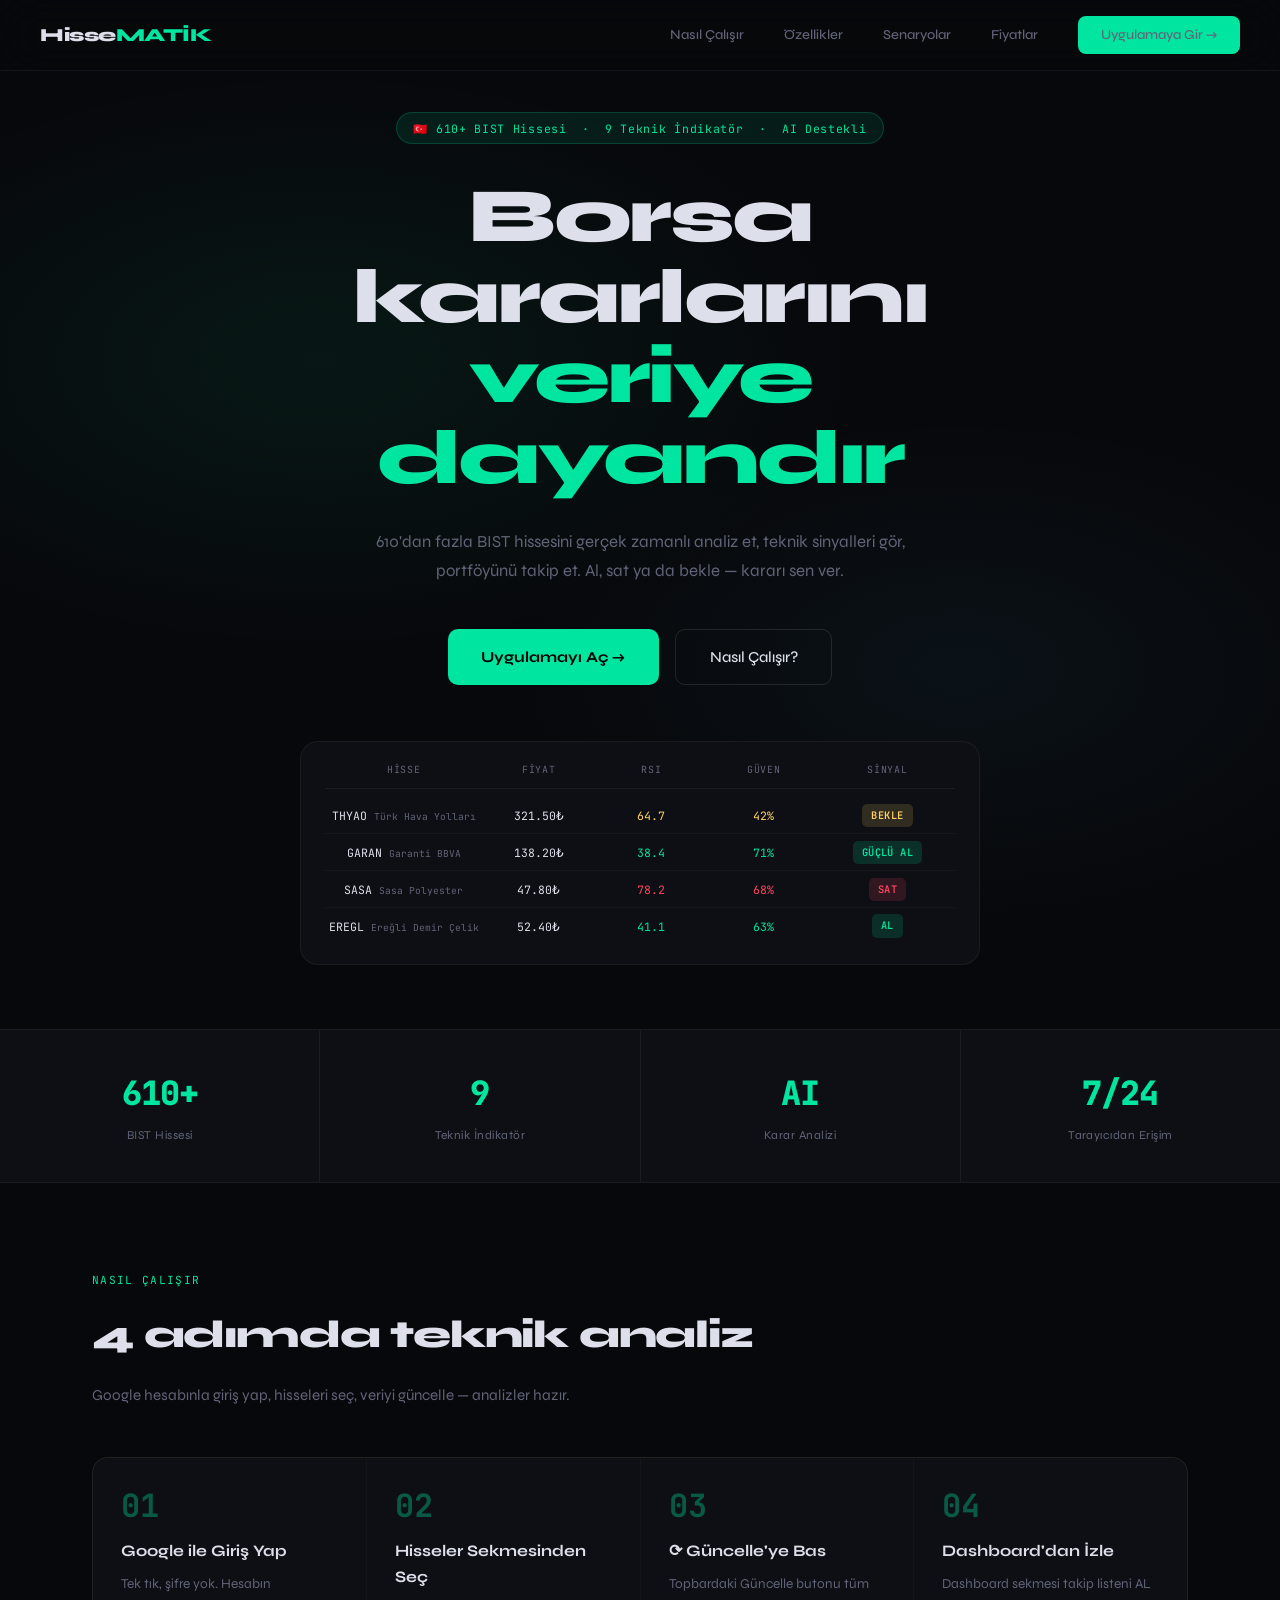
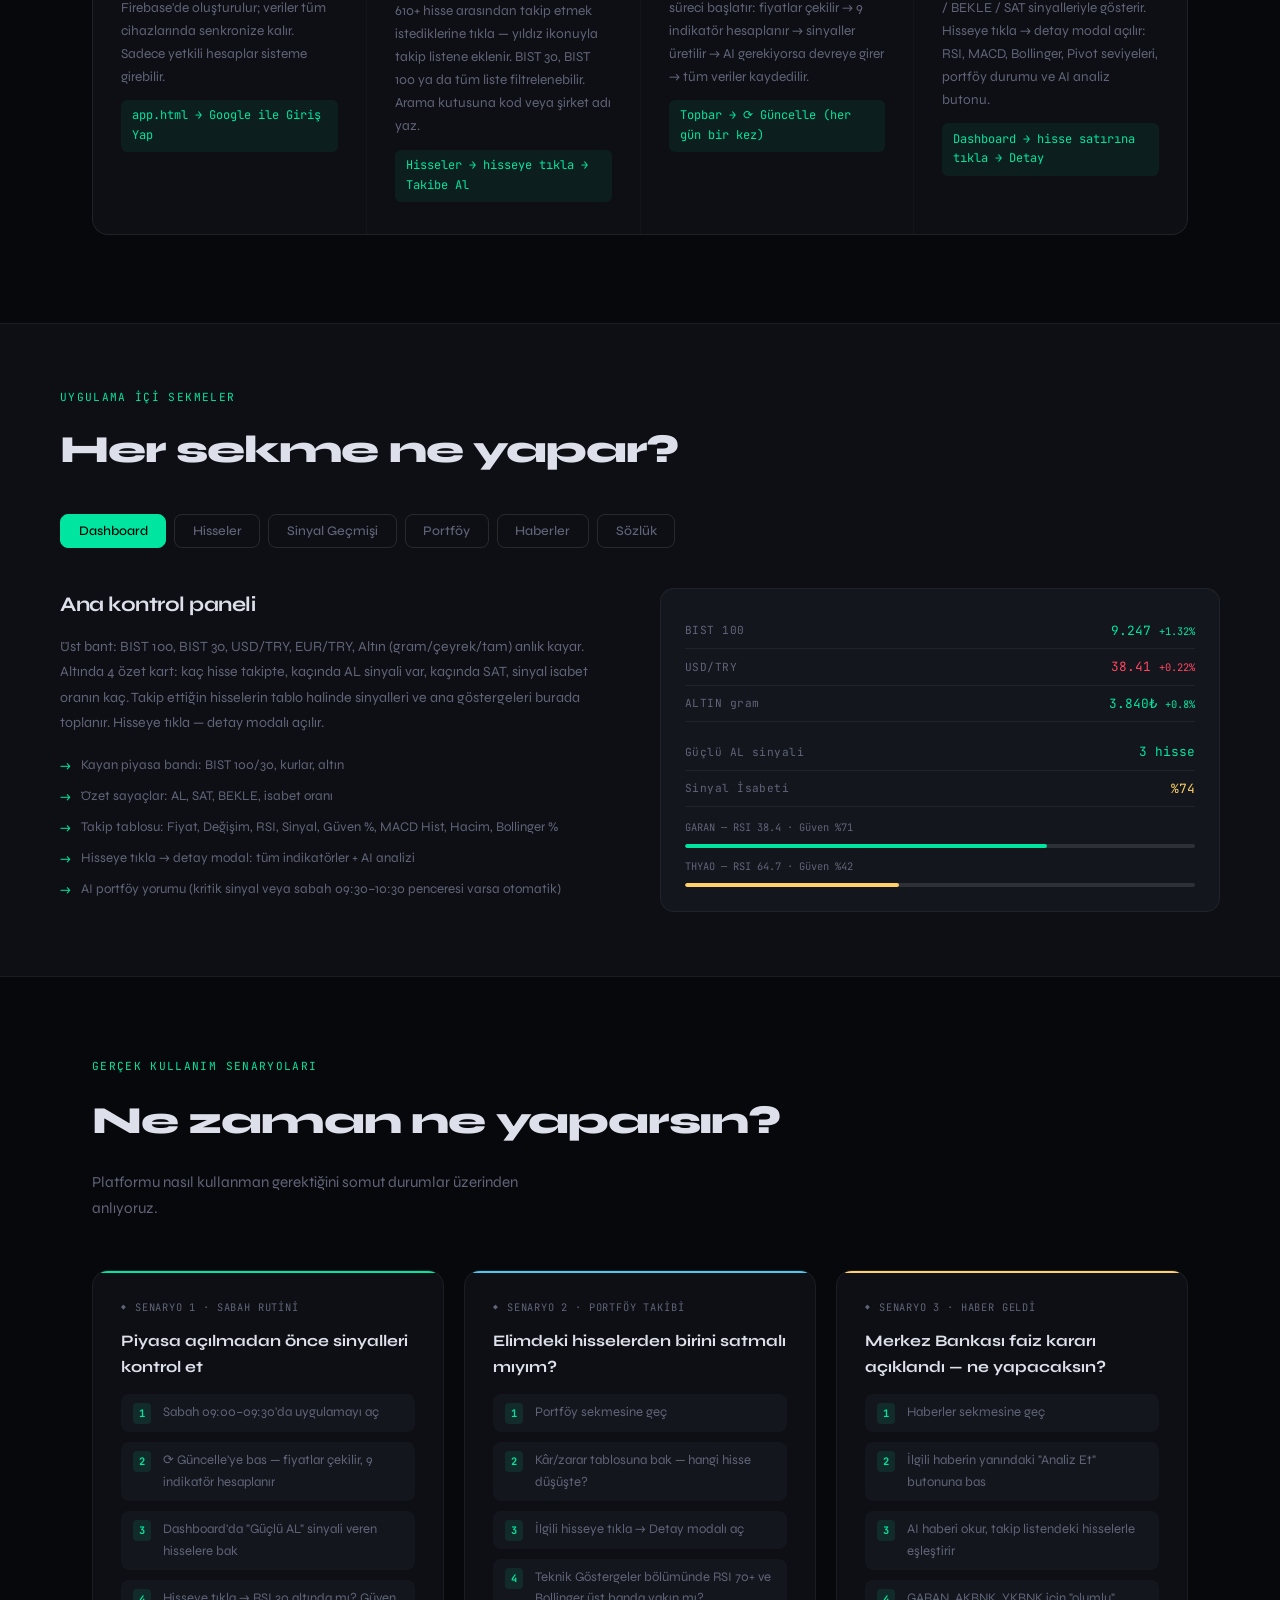
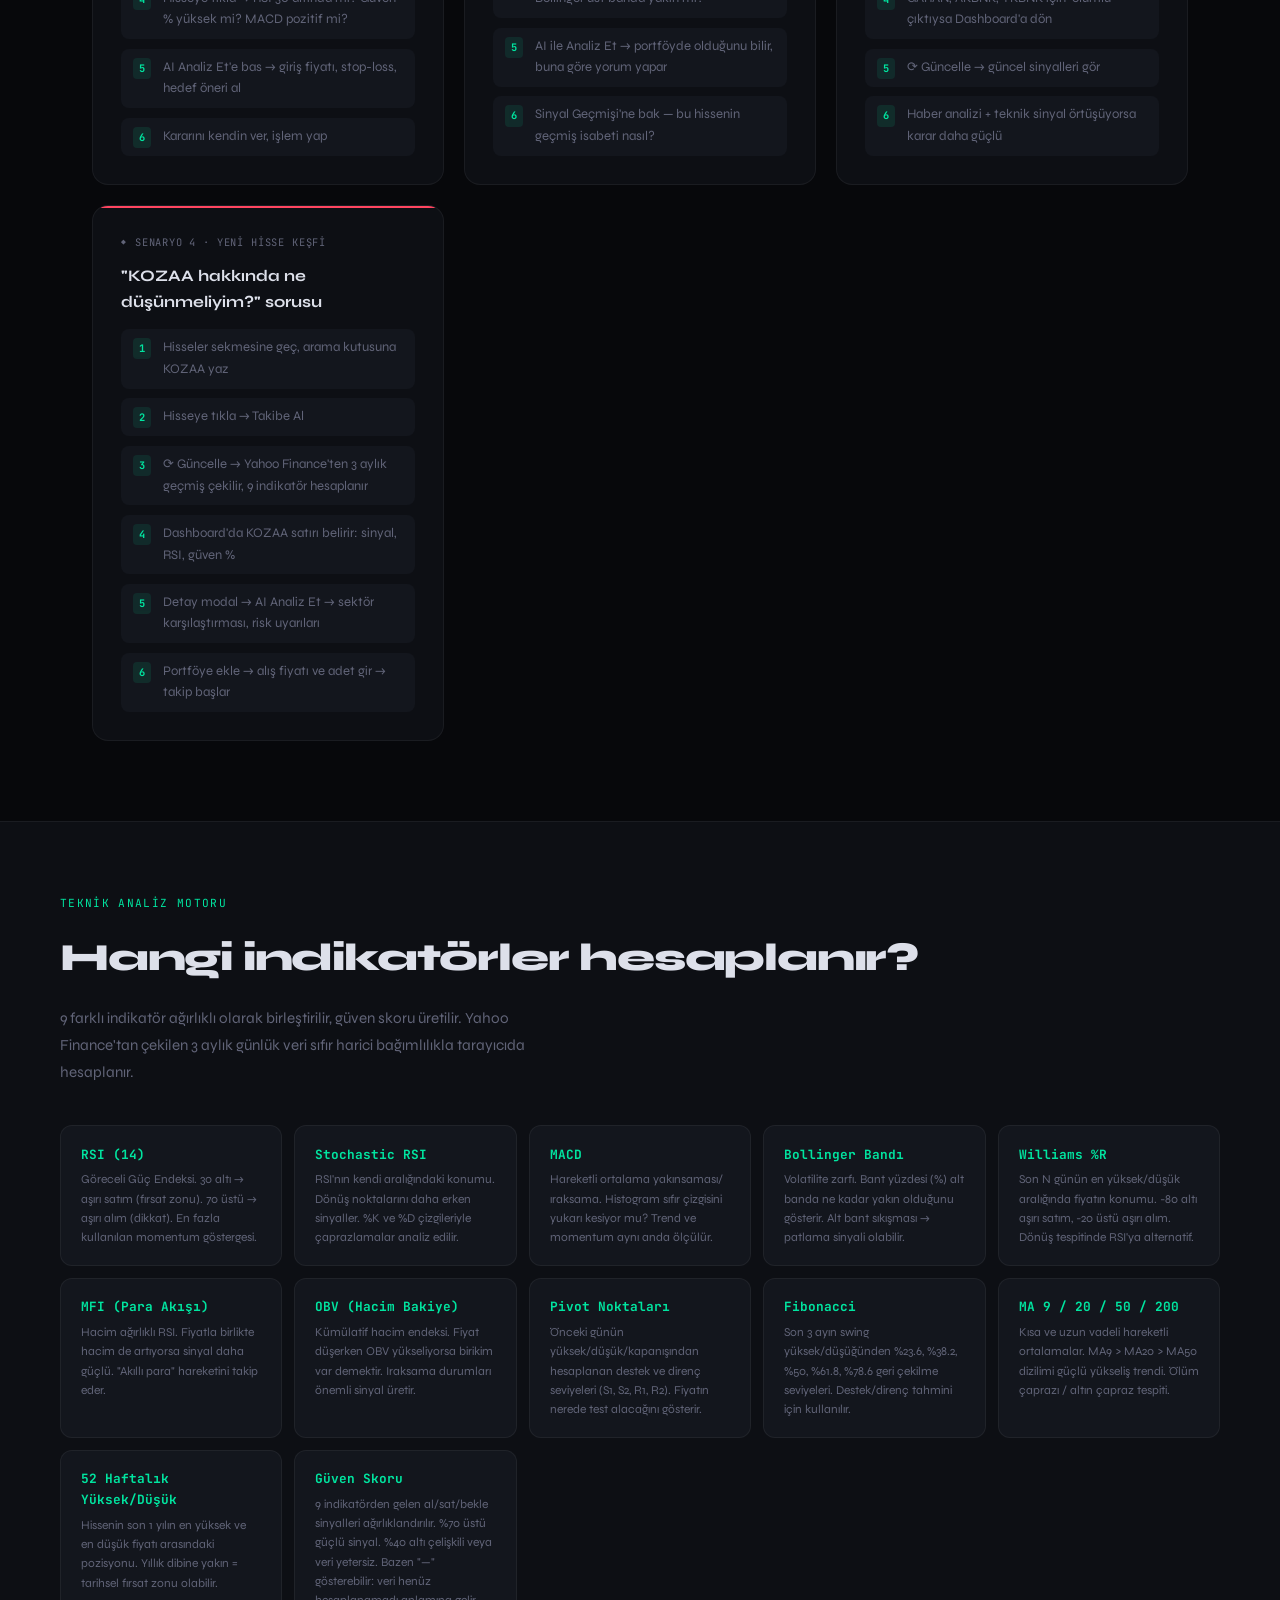
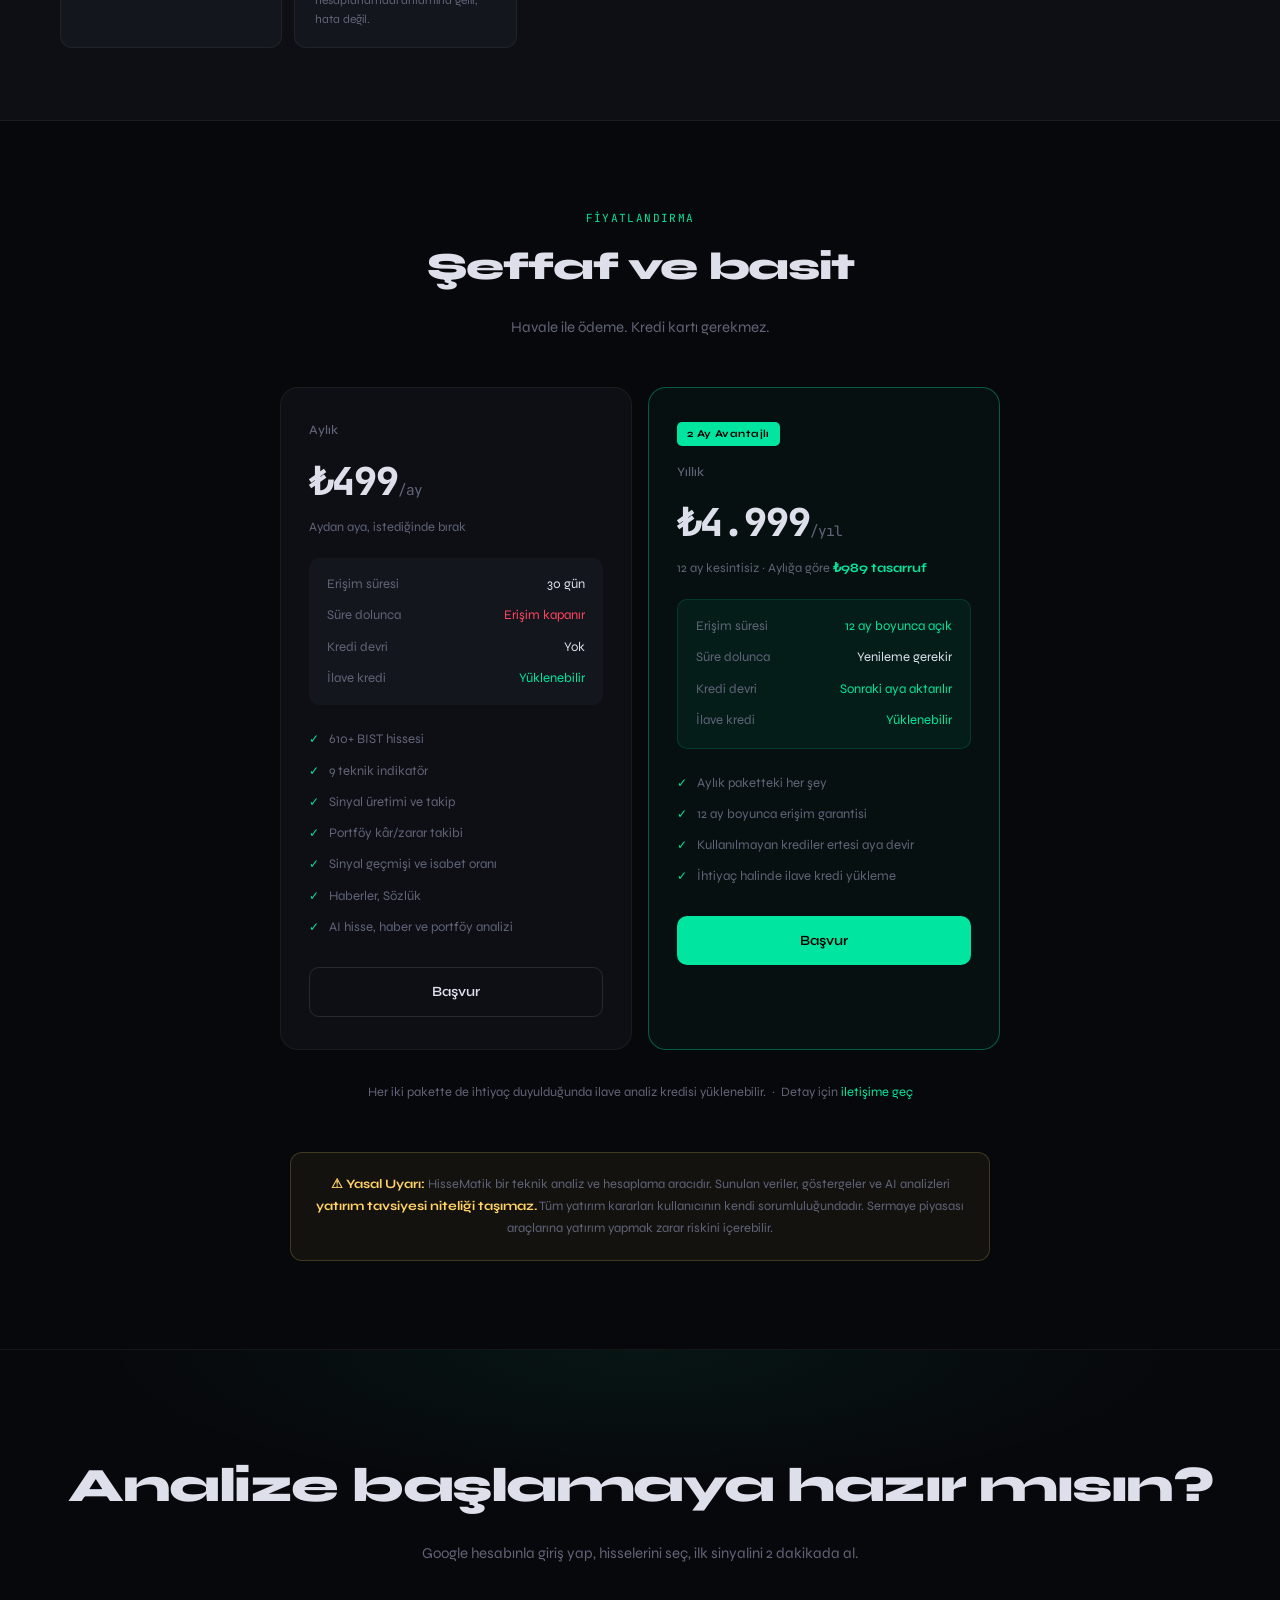
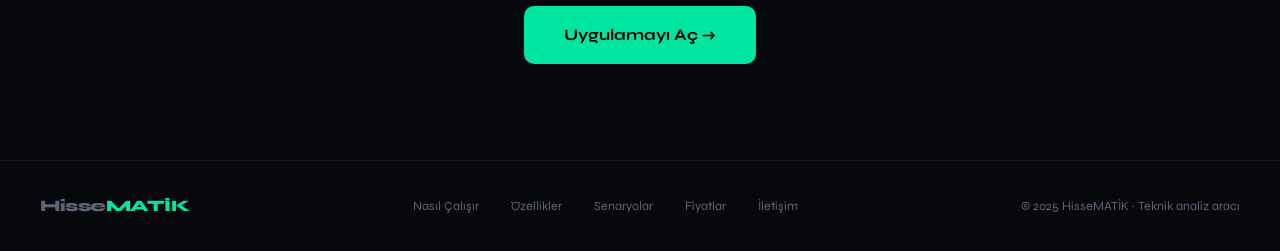
<file: index.html>
<!DOCTYPE html>
<html lang="tr">
<head>
<meta charset="UTF-8">
<meta name="viewport" content="width=device-width, initial-scale=1.0">
<title>HisseMATİK — BIST Teknik Analiz Platformu</title>
<link href="https://fonts.googleapis.com/css2?family=Syne:wght@400;500;600;700;800&family=JetBrains+Mono:wght@400;500&display=swap" rel="stylesheet">
<style>
:root {
  --bg:     #07080b;
  --bg2:    #0d0f14;
  --bg3:    #13161d;
  --bg4:    #191d27;
  --border: rgba(255,255,255,0.055);
  --border2:rgba(255,255,255,0.11);
  --text:   #dde0ea;
  --muted:  #616478;
  --acc:    #00e5a0;
  --red:    #ff4560;
  --yel:    #ffd166;
  --blue:   #4cc8f0;
  --font:   'Syne', sans-serif;
  --mono:   'JetBrains Mono', monospace;
}
*{margin:0;padding:0;box-sizing:border-box}
html{scroll-behavior:smooth}
body{background:var(--bg);color:var(--text);font-family:var(--font);font-size:15px;line-height:1.65;overflow-x:hidden}

/* ─── NAV ─── */
nav{
  position:fixed;top:0;left:0;right:0;z-index:200;
  background:rgba(7,8,11,0.88);backdrop-filter:blur(24px);
  border-bottom:1px solid var(--border);
  display:flex;align-items:center;justify-content:space-between;
  padding:1rem 2.5rem;
}
.nav-logo{font-size:1.15rem;font-weight:800;letter-spacing:-0.5px}
.nav-logo span{color:var(--acc)}
.nav-links{display:flex;gap:2.5rem;align-items:center}
.nav-links a{color:var(--muted);text-decoration:none;font-size:0.85rem;font-weight:500;transition:color .2s}
.nav-links a:hover{color:var(--text)}
.nav-cta{
  background:var(--acc);color:#000;padding:.5rem 1.4rem;
  border-radius:8px;font-weight:700;font-size:.85rem;text-decoration:none;
  transition:all .2s;white-space:nowrap
}
.nav-cta:hover{background:#00ffb8;transform:translateY(-1px)}

/* ─── HERO ─── */
.hero{
  min-height:100vh;display:flex;align-items:center;justify-content:center;
  text-align:center;padding:7rem 2rem 4rem;
  position:relative;overflow:hidden;
}
.hero::before{
  content:'';position:absolute;inset:0;
  background:
    radial-gradient(ellipse 60% 40% at 25% 35%, rgba(0,229,160,0.07) 0%, transparent 70%),
    radial-gradient(ellipse 50% 35% at 75% 65%, rgba(76,200,240,0.05) 0%, transparent 70%);
  pointer-events:none;
}
.hero-inner{position:relative;z-index:1;max-width:780px;margin:0 auto}
.hero-badge{
  display:inline-flex;align-items:center;gap:.5rem;
  background:rgba(0,229,160,0.09);border:1px solid rgba(0,229,160,0.2);
  border-radius:20px;padding:.35rem 1rem;
  font-size:.72rem;color:var(--acc);font-family:var(--mono);letter-spacing:.06em;
  margin-bottom:2rem;
}
.hero h1{
  font-size:clamp(2.8rem,6vw,5rem);font-weight:800;
  letter-spacing:-2.5px;line-height:1.05;margin-bottom:1.75rem;
}
.hero h1 em{color:var(--acc);font-style:normal}
.hero p{font-size:1.05rem;color:var(--muted);max-width:540px;margin:0 auto 2.75rem;line-height:1.75}
.hero-btns{display:flex;gap:1rem;justify-content:center;flex-wrap:wrap}
.btn-primary{
  background:var(--acc);color:#000;padding:.9rem 2.1rem;
  border-radius:10px;font-weight:700;font-size:.95rem;text-decoration:none;
  transition:all .2s;display:inline-flex;align-items:center;gap:.5rem;
}
.btn-primary:hover{background:#00ffb8;transform:translateY(-2px);box-shadow:0 10px 36px rgba(0,229,160,0.28)}
.btn-ghost{
  background:transparent;color:var(--text);padding:.9rem 2.1rem;
  border-radius:10px;font-weight:500;font-size:.95rem;text-decoration:none;
  border:1px solid var(--border2);transition:all .2s;
}
.btn-ghost:hover{background:var(--bg3)}

/* ─── DEMO STRIP ─── */
.demo-strip{
  background:var(--bg2);border:1px solid var(--border);border-radius:18px;
  padding:1.25rem 1.5rem;margin:3.5rem auto 0;max-width:680px;
  font-family:var(--mono);font-size:.72rem;
}
.demo-header-row{
  display:grid;grid-template-columns:1.4fr 1fr 1fr 1fr 1.2fr;
  color:var(--muted);letter-spacing:.08em;text-transform:uppercase;
  padding-bottom:.6rem;border-bottom:1px solid var(--border);margin-bottom:.5rem;
  font-size:.62rem;
}
.demo-row{
  display:grid;grid-template-columns:1.4fr 1fr 1fr 1fr 1.2fr;
  padding:.4rem 0;border-bottom:1px solid rgba(255,255,255,0.03);
  align-items:center;
}
.demo-row:last-child{border-bottom:none}
.badge{
  display:inline-block;padding:3px 9px;border-radius:5px;
  font-size:.65rem;font-weight:600;letter-spacing:.04em;
}
.b-al    {background:rgba(0,229,160,.15);color:var(--acc)}
.b-sat   {background:rgba(255,69,96,.15);color:var(--red)}
.b-bekle {background:rgba(255,209,102,.15);color:var(--yel)}
.c-acc{color:var(--acc)}
.c-red{color:var(--red)}
.c-yel{color:var(--yel)}

/* ─── STATS ─── */
.stats{
  display:flex;justify-content:center;gap:0;
  border-top:1px solid var(--border);border-bottom:1px solid var(--border);
  background:var(--bg2);flex-wrap:wrap;
}
.stat-item{
  text-align:center;padding:2.25rem 3rem;
  border-right:1px solid var(--border);
  flex:1;min-width:140px;
}
.stat-item:last-child{border-right:none}
.stat-val{font-size:2.1rem;font-weight:800;color:var(--acc);font-family:var(--mono);letter-spacing:-1px}
.stat-lbl{font-size:.75rem;color:var(--muted);margin-top:.3rem;letter-spacing:.04em}

/* ─── SECTIONS ─── */
.section{padding:5.5rem 2rem;max-width:1160px;margin:0 auto}
.section-label{
  font-size:.7rem;color:var(--acc);letter-spacing:.12em;
  text-transform:uppercase;font-family:var(--mono);margin-bottom:.85rem;
}
.section-title{
  font-size:clamp(1.9rem,3vw,2.6rem);font-weight:800;
  letter-spacing:-1.2px;margin-bottom:1rem;
}
.section-sub{color:var(--muted);font-size:.95rem;max-width:480px;line-height:1.75}

/* ─── NASIL ÇALIŞIR ─── */
.how-grid{display:grid;grid-template-columns:repeat(auto-fit,minmax(240px,1fr));gap:1px;margin-top:3rem;background:var(--border);border:1px solid var(--border);border-radius:16px;overflow:hidden}
.how-step{
  background:var(--bg2);padding:2rem 1.75rem;transition:background .2s;
}
.how-step:hover{background:var(--bg3)}
.how-num{
  font-family:var(--mono);font-size:2rem;font-weight:700;color:var(--acc);
  opacity:.35;line-height:1;margin-bottom:1rem;
}
.how-title{font-size:1rem;font-weight:700;margin-bottom:.5rem}
.how-desc{font-size:.85rem;color:var(--muted);line-height:1.7}
.how-detail{
  font-size:.75rem;color:var(--acc);font-family:var(--mono);
  margin-top:.75rem;padding:.4rem .7rem;
  background:rgba(0,229,160,.07);border-radius:6px;display:inline-block;
}

/* ─── SEKMELER ─── */
.tabs-section{background:var(--bg2);border-top:1px solid var(--border);border-bottom:1px solid var(--border);padding:4rem 2rem}
.tabs-inner{max-width:1160px;margin:0 auto}
.tab-nav{display:flex;gap:.5rem;flex-wrap:wrap;margin-bottom:2.5rem}
.tab-btn{
  padding:.5rem 1.1rem;border-radius:8px;border:1px solid var(--border2);
  background:transparent;color:var(--muted);font-family:var(--font);font-size:.82rem;
  cursor:pointer;transition:all .2s;font-weight:500;
}
.tab-btn.active,.tab-btn:hover{background:var(--acc);color:#000;border-color:var(--acc)}
.tab-pane{display:none}
.tab-pane.active{display:grid;grid-template-columns:1fr 1fr;gap:2.5rem;align-items:start}
@media(max-width:700px){.tab-pane.active{grid-template-columns:1fr}}
.tab-content-title{font-size:1.3rem;font-weight:700;margin-bottom:.75rem;letter-spacing:-.5px}
.tab-content-desc{font-size:.88rem;color:var(--muted);line-height:1.8;margin-bottom:1.25rem}
.tab-feature-list{list-style:none;display:flex;flex-direction:column;gap:.5rem}
.tab-feature-list li{font-size:.83rem;color:var(--muted);display:flex;align-items:flex-start;gap:.6rem}
.tab-feature-list li::before{content:'→';color:var(--acc);flex-shrink:0;margin-top:1px}
.tab-visual{background:var(--bg3);border:1px solid var(--border);border-radius:14px;padding:1.5rem;font-family:var(--mono);font-size:.75rem}
.tv-row{display:flex;justify-content:space-between;align-items:center;padding:.45rem 0;border-bottom:1px solid var(--border)}
.tv-row:last-child{border-bottom:none}
.tv-label{color:var(--muted);font-size:.7rem;letter-spacing:.04em}
.tv-value{font-size:.8rem}
.tv-bar{height:4px;border-radius:2px;background:var(--border2);margin-top:.5rem;overflow:hidden}
.tv-bar-fill{height:100%;border-radius:2px;transition:width .5s}

/* ─── SENARYO ─── */
.scenarios{padding:5rem 2rem;max-width:1160px;margin:0 auto}
.scenario-grid{display:grid;grid-template-columns:repeat(auto-fit,minmax(320px,1fr));gap:1.25rem;margin-top:3rem}
.scenario-card{
  background:var(--bg2);border:1px solid var(--border);border-radius:16px;
  padding:1.75rem;position:relative;overflow:hidden;
}
.scenario-card::before{
  content:'';position:absolute;top:0;left:0;right:0;height:2px;
}
.sc-1::before{background:var(--acc)}
.sc-2::before{background:var(--blue)}
.sc-3::before{background:var(--yel)}
.sc-4::before{background:var(--red)}
.sc-tag{
  font-size:.65rem;font-family:var(--mono);letter-spacing:.08em;
  color:var(--muted);text-transform:uppercase;margin-bottom:.75rem;
  display:flex;align-items:center;gap:.5rem;
}
.sc-tag::before{content:'◆';font-size:.5rem}
.scenario-title{font-size:1rem;font-weight:700;margin-bottom:.85rem}
.scenario-steps{list-style:none;display:flex;flex-direction:column;gap:.6rem}
.scenario-steps li{
  font-size:.82rem;color:var(--muted);display:flex;align-items:flex-start;gap:.75rem;
  padding:.5rem .75rem;background:var(--bg3);border-radius:8px;
}
.sc-step-num{
  font-family:var(--mono);font-size:.65rem;color:var(--acc);
  background:rgba(0,229,160,.1);border-radius:4px;
  padding:2px 6px;flex-shrink:0;margin-top:1px;font-weight:700;
}

/* ─── İNDİKATÖRLER ─── */
.ind-section{background:var(--bg2);border-top:1px solid var(--border);border-bottom:1px solid var(--border);padding:4.5rem 2rem}
.ind-inner{max-width:1160px;margin:0 auto}
.ind-grid{
  display:grid;grid-template-columns:repeat(auto-fill,minmax(220px,1fr));
  gap:.75rem;margin-top:2.5rem;
}
.ind-card{
  background:var(--bg3);border:1px solid var(--border);border-radius:12px;
  padding:1.1rem 1.25rem;display:flex;flex-direction:column;gap:.35rem;
}
.ind-name{font-size:.8rem;font-weight:700;font-family:var(--mono);color:var(--acc)}
.ind-desc{font-size:.75rem;color:var(--muted);line-height:1.6}

/* ─── FİYATLANDIRMA ─── */
.pricing-section{padding:5.5rem 2rem}
.pricing-inner{max-width:960px;margin:0 auto}
.pricing-grid{display:grid;grid-template-columns:repeat(auto-fit,minmax(280px,1fr));gap:1rem;margin-top:3rem}
.price-card{
  background:var(--bg2);border:1px solid var(--border);border-radius:18px;
  padding:2rem 1.75rem;transition:all .25s;
}
.price-card:hover{border-color:var(--border2);transform:translateY(-3px)}
.price-card.featured{border-color:rgba(0,229,160,.35);background:rgba(0,229,160,.04)}
.price-badge{
  display:inline-block;background:var(--acc);color:#000;
  font-size:.65rem;font-weight:700;padding:3px 10px;border-radius:5px;
  letter-spacing:.04em;margin-bottom:1rem;
}
.price-plan{font-size:.8rem;color:var(--muted);margin-bottom:.5rem;font-weight:500}
.price-val{font-size:2.4rem;font-weight:800;font-family:var(--mono);letter-spacing:-1px;margin-bottom:.25rem}
.price-val span{font-size:.9rem;font-weight:400;color:var(--muted)}
.price-desc{font-size:.8rem;color:var(--muted);margin-bottom:1.5rem}
.price-features{list-style:none;display:flex;flex-direction:column;gap:.6rem;margin-bottom:1.75rem}
.price-features li{font-size:.82rem;color:var(--muted);display:flex;align-items:center;gap:.6rem}
.price-features li::before{content:'✓';color:var(--acc);font-size:.75rem;flex-shrink:0}
.price-cta{
  display:block;text-align:center;padding:.8rem 1rem;border-radius:10px;
  text-decoration:none;font-weight:600;font-size:.88rem;transition:all .2s;
}
.price-cta.solid{background:var(--acc);color:#000}
.price-cta.solid:hover{background:#00ffb8}
.price-cta.outline{border:1px solid var(--border2);color:var(--text)}
.price-cta.outline:hover{background:var(--bg3)}

/* ─── UYARI ─── */
.warn-box{
  max-width:700px;margin:3rem auto 0;
  background:rgba(255,209,102,.05);border:1px solid rgba(255,209,102,.2);
  border-radius:12px;padding:1.25rem 1.5rem;
  font-size:.8rem;color:var(--muted);line-height:1.75;text-align:center;
}
.warn-box strong{color:var(--yel)}

/* ─── CTA ─── */
.cta-section{
  text-align:center;padding:6rem 2rem;
  border-top:1px solid var(--border);
  background:radial-gradient(ellipse 60% 50% at 50% 0%, rgba(0,229,160,.06) 0%, transparent 70%);
}
.cta-section h2{
  font-size:clamp(2rem,4vw,3rem);font-weight:800;
  letter-spacing:-1.5px;margin-bottom:1rem;
}
.cta-section p{color:var(--muted);margin-bottom:2.5rem;max-width:440px;margin-left:auto;margin-right:auto}

/* ─── FOOTER ─── */
footer{
  border-top:1px solid var(--border);padding:2rem 2.5rem;
  display:flex;align-items:center;justify-content:space-between;
  font-size:.78rem;color:var(--muted);flex-wrap:wrap;gap:1rem;
}
footer a{color:var(--muted);text-decoration:none}
footer a:hover{color:var(--text)}

/* ─── FADE IN ─── */
.fade{opacity:0;transform:translateY(22px);transition:opacity .65s ease,transform .65s ease}
.fade.visible{opacity:1;transform:none}

/* ─── RESPONSIVE ─── */
@media(max-width:640px){
  nav{padding:1rem 1.25rem}
  .nav-links{display:none}
  .stat-item{padding:1.5rem 1.25rem}
  .hero h1{letter-spacing:-1.5px}
  .tab-pane.active{display:flex;flex-direction:column}
  footer{flex-direction:column;text-align:center}
}
</style>
</head>
<body>

<!-- NAV -->
<nav>
  <div class="nav-logo">Hisse<span>MATİK</span></div>
  <div class="nav-links">
    <a href="#nasil">Nasıl Çalışır</a>
    <a href="#sekmeler">Özellikler</a>
    <a href="#senaryolar">Senaryolar</a>
    <a href="#fiyat">Fiyatlar</a>
    <a class="nav-cta" href="https://serkanugur76.github.io/hissematik/app.html">Uygulamaya Gir →</a>
  </div>
</nav>

<!-- HERO -->
<section class="hero">
  <div class="hero-inner">
    <div class="hero-badge">🇹🇷 610+ BIST Hissesi &nbsp;·&nbsp; 9 Teknik İndikatör &nbsp;·&nbsp; AI Destekli</div>
    <h1>Borsa kararlarını<br><em>veriye dayandır</em></h1>
    <p>610'dan fazla BIST hissesini gerçek zamanlı analiz et, teknik sinyalleri gör, portföyünü takip et. Al, sat ya da bekle — kararı sen ver.</p>
    <div class="hero-btns">
      <a href="https://serkanugur76.github.io/hissematik/app.html" class="btn-primary">Uygulamayı Aç →</a>
      <a href="#nasil" class="btn-ghost">Nasıl Çalışır?</a>
    </div>

    <!-- Demo tablo -->
    <div class="demo-strip">
      <div class="demo-header-row">
        <span>Hisse</span><span>Fiyat</span><span>RSI</span><span>Güven</span><span>Sinyal</span>
      </div>
      <div class="demo-row">
        <span>THYAO <span style="color:var(--muted);font-size:.6rem">Türk Hava Yolları</span></span>
        <span>321.50₺</span>
        <span class="c-yel">64.7</span>
        <span class="c-yel">42%</span>
        <span><span class="badge b-bekle">BEKLE</span></span>
      </div>
      <div class="demo-row">
        <span>GARAN <span style="color:var(--muted);font-size:.6rem">Garanti BBVA</span></span>
        <span>138.20₺</span>
        <span class="c-acc">38.4</span>
        <span class="c-acc">71%</span>
        <span><span class="badge b-al">GÜÇLÜ AL</span></span>
      </div>
      <div class="demo-row">
        <span>SASA <span style="color:var(--muted);font-size:.6rem">Sasa Polyester</span></span>
        <span>47.80₺</span>
        <span class="c-red">78.2</span>
        <span class="c-red">68%</span>
        <span><span class="badge b-sat">SAT</span></span>
      </div>
      <div class="demo-row">
        <span>EREGL <span style="color:var(--muted);font-size:.6rem">Ereğli Demir Çelik</span></span>
        <span>52.40₺</span>
        <span class="c-acc">41.1</span>
        <span class="c-acc">63%</span>
        <span><span class="badge b-al">AL</span></span>
      </div>
    </div>
  </div>
</section>

<!-- STATS -->
<div class="stats">
  <div class="stat-item">
    <div class="stat-val">610+</div>
    <div class="stat-lbl">BIST Hissesi</div>
  </div>
  <div class="stat-item">
    <div class="stat-val">9</div>
    <div class="stat-lbl">Teknik İndikatör</div>
  </div>
  <div class="stat-item">
    <div class="stat-val">AI</div>
    <div class="stat-lbl">Karar Analizi</div>
  </div>
  <div class="stat-item">
    <div class="stat-val">7/24</div>
    <div class="stat-lbl">Tarayıcıdan Erişim</div>
  </div>
</div>

<!-- NASIL ÇALIŞIR -->
<section class="section fade" id="nasil">
  <div class="section-label">Nasıl Çalışır</div>
  <div class="section-title">4 adımda teknik analiz</div>
  <div class="section-sub">Google hesabınla giriş yap, hisseleri seç, veriyi güncelle — analizler hazır.</div>

  <div class="how-grid">
    <div class="how-step">
      <div class="how-num">01</div>
      <div class="how-title">Google ile Giriş Yap</div>
      <div class="how-desc">Tek tık, şifre yok. Hesabın Firebase'de oluşturulur; veriler tüm cihazlarında senkronize kalır. Sadece yetkili hesaplar sisteme girebilir.</div>
      <div class="how-detail">app.html → Google ile Giriş Yap</div>
    </div>
    <div class="how-step">
      <div class="how-num">02</div>
      <div class="how-title">Hisseler Sekmesinden Seç</div>
      <div class="how-desc">610+ hisse arasından takip etmek istediklerine tıkla — yıldız ikonuyla takip listene eklenir. BIST 30, BIST 100 ya da tüm liste filtrelenebilir. Arama kutusuna kod veya şirket adı yaz.</div>
      <div class="how-detail">Hisseler → hisseye tıkla → Takibe Al</div>
    </div>
    <div class="how-step">
      <div class="how-num">03</div>
      <div class="how-title">⟳ Güncelle'ye Bas</div>
      <div class="how-desc">Topbardaki Güncelle butonu tüm süreci başlatır: fiyatlar çekilir → 9 indikatör hesaplanır → sinyaller üretilir → AI gerekiyorsa devreye girer → tüm veriler kaydedilir.</div>
      <div class="how-detail">Topbar → ⟳ Güncelle (her gün bir kez)</div>
    </div>
    <div class="how-step">
      <div class="how-num">04</div>
      <div class="how-title">Dashboard'dan İzle</div>
      <div class="how-desc">Dashboard sekmesi takip listeni AL / BEKLE / SAT sinyalleriyle gösterir. Hisseye tıkla → detay modal açılır: RSI, MACD, Bollinger, Pivot seviyeleri, portföy durumu ve AI analiz butonu.</div>
      <div class="how-detail">Dashboard → hisse satırına tıkla → Detay</div>
    </div>
  </div>
</section>


<!-- SEKMELER & ÖZELLİKLER -->
<div class="tabs-section fade" id="sekmeler">
  <div class="tabs-inner">
    <div class="section-label" style="margin-bottom:.75rem">Uygulama İçi Sekmeler</div>
    <div class="section-title" style="margin-bottom:2rem">Her sekme ne yapar?</div>
    <div class="tab-nav">
      <button class="tab-btn active" data-tab="dashboard">Dashboard</button>
      <button class="tab-btn" data-tab="hisseler">Hisseler</button>
      <button class="tab-btn" data-tab="sinyaller">Sinyal Geçmişi</button>
      <button class="tab-btn" data-tab="portfoy">Portföy</button>
      <button class="tab-btn" data-tab="haberler">Haberler</button>
      <button class="tab-btn" data-tab="sozluk">Sözlük</button>
    </div>

    <!-- DASHBOARD -->
    <div class="tab-pane active" id="tab-dashboard">
      <div>
        <div class="tab-content-title">Ana kontrol paneli</div>
        <div class="tab-content-desc">Üst bant: BIST 100, BIST 30, USD/TRY, EUR/TRY, Altın (gram/çeyrek/tam) anlık kayar. Altında 4 özet kart: kaç hisse takipte, kaçında AL sinyali var, kaçında SAT, sinyal isabet oranın kaç. Takip ettiğin hisselerin tablo halinde sinyalleri ve ana göstergeleri burada toplanır. Hisseye tıkla — detay modalı açılır.</div>
        <ul class="tab-feature-list">
          <li>Kayan piyasa bandı: BIST 100/30, kurlar, altın</li>
          <li>Özet sayaçlar: AL, SAT, BEKLE, isabet oranı</li>
          <li>Takip tablosu: Fiyat, Değişim, RSI, Sinyal, Güven %, MACD Hist, Hacim, Bollinger %</li>
          <li>Hisseye tıkla → detay modal: tüm indikatörler + AI analizi</li>
          <li>AI portföy yorumu (kritik sinyal veya sabah 09:30–10:30 penceresi varsa otomatik)</li>
        </ul>
      </div>
      <div class="tab-visual">
        <div class="tv-row"><span class="tv-label">BIST 100</span><span class="tv-value c-acc">9.247 <span style="font-size:.65rem">+1.32%</span></span></div>
        <div class="tv-row"><span class="tv-label">USD/TRY</span><span class="tv-value c-red">38.41 <span style="font-size:.65rem">+0.22%</span></span></div>
        <div class="tv-row"><span class="tv-label">ALTIN gram</span><span class="tv-value c-acc">3.840₺ <span style="font-size:.65rem">+0.8%</span></span></div>
        <div style="height:.75rem"></div>
        <div class="tv-row"><span class="tv-label">Güçlü AL sinyali</span><span class="tv-value c-acc">3 hisse</span></div>
        <div class="tv-row"><span class="tv-label">Sinyal İsabeti</span><span class="tv-value c-yel">%74</span></div>
        <div style="height:.75rem"></div>
        <div style="font-size:.65rem;color:var(--muted);margin-bottom:.4rem">GARAN — RSI 38.4 · Güven %71</div>
        <div class="tv-bar"><div class="tv-bar-fill" style="width:71%;background:var(--acc)"></div></div>
        <div style="font-size:.65rem;color:var(--muted);margin:.6rem 0 .4rem">THYAO — RSI 64.7 · Güven %42</div>
        <div class="tv-bar"><div class="tv-bar-fill" style="width:42%;background:var(--yel)"></div></div>
      </div>
    </div>

    <!-- HİSSELER -->
    <div class="tab-pane" id="tab-hisseler">
      <div>
        <div class="tab-content-title">610+ hisseyi tara ve seç</div>
        <div class="tab-content-desc">Borsada işlem gören tüm BIST hisseleri burada listelenir. Fiyatlar proxy aracılığıyla Yahoo Finance'ten çekilir. Hisse koduna veya şirket adına göre ara, BIST 30 / BIST 100 filtrele, ya da kendi takip listeni ve portföyünü görüntüle. Listede olmayan bir hisseyi arama kutusuna yaz ve Enter'a bas — özel olarak çekilir.</div>
        <ul class="tab-feature-list">
          <li>610+ hisse, kod + şirket adı ile arama</li>
          <li>Filtreler: Tümü / BIST 30 / BIST 100 / Takip / Portföy</li>
          <li>Her hisse kartında: fiyat, günlük değişim, sinyal rozeti, güven %</li>
          <li>Tıkla → takibe al, sağ tıkla → portföye ekle</li>
          <li>Listede olmayan hisseyi Enter ile özel çek</li>
        </ul>
      </div>
      <div class="tab-visual">
        <div style="font-size:.65rem;color:var(--muted);margin-bottom:.6rem;letter-spacing:.08em">BIST 30 &nbsp;·&nbsp; 30 hisse</div>
        <div class="tv-row"><span>AKBNK</span><span class="c-acc"><span class="badge b-al">AL</span></span></div>
        <div class="tv-row"><span>EREGL</span><span class="c-acc"><span class="badge b-al">GÜÇLÜ AL</span></span></div>
        <div class="tv-row"><span>GARAN</span><span class="c-acc"><span class="badge b-al">AL</span></span></div>
        <div class="tv-row"><span>KCHOL</span><span class="c-yel"><span class="badge b-bekle">BEKLE</span></span></div>
        <div class="tv-row"><span>THYAO</span><span class="c-yel"><span class="badge b-bekle">BEKLE</span></span></div>
        <div class="tv-row"><span>TUPRS</span><span class="c-red"><span class="badge b-sat">SAT</span></span></div>
        <div style="text-align:center;margin-top:.75rem;font-size:.65rem;color:var(--muted)">+ 604 hisse daha...</div>
      </div>
    </div>

    <!-- SİNYAL GEÇMİŞİ -->
    <div class="tab-pane" id="tab-sinyaller">
      <div>
        <div class="tab-content-title">Sistem kendi kararlarını doğrular</div>
        <div class="tab-content-desc">Her güncelleme sinyalleri Firestore'a kaydeder. 1 / 3 / 7 gün sonra aynı hissenin fiyatı tekrar çekilir — sinyal doğru çıktıysa ✓ Doğrulandı, yanlış çıktıysa ✗ Yanlışlandı olarak işaretlenir. Bu geçmiş isabet oranını hesaplar ve AI bir sonraki analizde bunu referans alır.</div>
        <ul class="tab-feature-list">
          <li>Her sinyal tarih, hisse, fiyat ve RSI değeriyle kaydedilir</li>
          <li>Doğrulama süresi seçilebilir: 1 / 3 / 7 gün</li>
          <li>Özet: Toplam sinyal, doğrulanan, yanlışlanan, isabet %</li>
          <li>"Sonuçları Kontrol Et" ile bekleyen sinyalleri elle doğrulat</li>
          <li>AI bu isabet geçmişini bir sonraki portföy analizinde kullanır</li>
        </ul>
      </div>
      <div class="tab-visual">
        <div class="tv-row"><span>Toplam</span><span class="tv-value">24 sinyal</span></div>
        <div class="tv-row"><span>✓ Doğrulanan</span><span class="tv-value c-acc">18</span></div>
        <div class="tv-row"><span>✗ Yanlışlanan</span><span class="tv-value c-red">4</span></div>
        <div class="tv-row"><span>⏳ Bekliyor</span><span class="tv-value c-yel">2</span></div>
        <div class="tv-row"><span>İsabet Oranı</span><span class="tv-value c-acc">%82</span></div>
        <div style="height:.75rem"></div>
        <div style="font-size:.65rem;color:var(--muted)">GARAN · AL · 5 gün önce · +4.2% → ✓ Doğru</div>
        <div style="font-size:.65rem;color:var(--muted);margin-top:.4rem">SASA · SAT · 3 gün önce · -6.1% → ✓ Doğru</div>
      </div>
    </div>

    <!-- PORTFÖY -->
    <div class="tab-pane" id="tab-portfoy">
      <div>
        <div class="tab-content-title">Kâr/zarar anlık hesaplanır</div>
        <div class="tab-content-desc">Bir hisseyi portföye eklerken alış fiyatı, adet ve tarih girersin. Sistem anlık fiyatla kâr/zarar hesaplar. Portföyündeki her hissenin sinyal ve AI önerisi de görünür — "elimdeki hisseyi sat mı, tut mu?" sorusunu cevaplamak için.</div>
        <ul class="tab-feature-list">
          <li>Alış fiyatı + adet → anlık kâr/zarar (TL ve %)</li>
          <li>Portföy toplamı: maliyet, güncel değer, net kâr/zarar</li>
          <li>Her pozisyon için aktif sinyal gösterir</li>
          <li>Hisseye tıkla → AI portföy bazlı yorum verir</li>
          <li>Portföyden çıkar → takip listesinden düşmez</li>
        </ul>
      </div>
      <div class="tab-visual">
        <div class="tv-row"><span class="tv-label">Toplam Maliyet</span><span class="tv-value">42.500₺</span></div>
        <div class="tv-row"><span class="tv-label">Güncel Değer</span><span class="tv-value c-acc">47.820₺</span></div>
        <div class="tv-row"><span class="tv-label">Net Kâr</span><span class="tv-value c-acc">+5.320₺ &nbsp;+12.5%</span></div>
        <div style="height:.75rem"></div>
        <div class="tv-row"><span>GARAN × 200</span><span class="tv-value c-acc">+1.640₺</span></div>
        <div class="tv-row"><span>THYAO × 50</span><span class="tv-value c-acc">+890₺</span></div>
        <div class="tv-row"><span>SASA × 300</span><span class="tv-value c-red">−210₺</span></div>
      </div>
    </div>

    <!-- HABERLER -->
    <div class="tab-pane" id="tab-haberler">
      <div>
        <div class="tab-content-title">Haberler ve AI etki analizi</div>
        <div class="tab-content-desc">Dünya, Bloomberg HT ve BBC Türkçe'den finans haberleri RSS ile çekilir. Bir haberin yanındaki "Analiz Et" butonuna basınca AI o haberin takip ettiğin hisseler üzerindeki potansiyel etkisini değerlendirir — hangi hisseler olumlu, hangisi olumsuz etkilenebilir.</div>
        <ul class="tab-feature-list">
          <li>Kaynak: Dünya, Bloomberg HT, BBC Türkçe</li>
          <li>"Analiz Et" → AI haberi takip listene göre yorumlar</li>
          <li>Analiz sonucu portföydeki ilgili hisselerin yanında beliriyor</li>
          <li>Admin gün sonu haber özetini tüm kullanıcılara push olarak gönderebilir</li>
          <li>Daha önce analiz edilmiş haberler önbellekten gelir (tekrar API çağrısı yok)</li>
        </ul>
      </div>
      <div class="tab-visual">
        <div style="font-size:.65rem;color:var(--muted);margin-bottom:.5rem">Bloomberg HT · 12 dk önce</div>
        <div style="font-size:.78rem;margin-bottom:.75rem;line-height:1.5">Merkez Bankası faiz kararını açıkladı</div>
        <div style="font-size:.65rem;padding:.6rem .75rem;background:rgba(0,229,160,.07);border-radius:8px;line-height:1.6;color:var(--muted)">
          <span style="color:var(--acc);display:block;margin-bottom:.3rem">AI Analizi →</span>
          GARAN, AKBNK, YKBNK için olumlu. Bankacılık hisselerinde yükseliş beklentisi. EREGL, TUPRS için nötr etki...
        </div>
        <div style="margin-top:.75rem;font-size:.65rem;color:var(--muted)">⚡ Önbellekten: bu haberi başka bir kullanıcı zaten analiz etti</div>
      </div>
    </div>

    <!-- SÖZLÜK -->
    <div class="tab-pane" id="tab-sozluk">
      <div>
        <div class="tab-content-title">Kişisel finans sözlüğün</div>
        <div class="tab-content-desc">Anlamını bilmediğin bir terimi arama kutusuna yaz ve "Sormak İstiyorum"a bas — AI sade Türkçe ile açıklar ve terimi kişisel sözlüğüne kaydeder. Daha önce sorduğun terimler listende birikir. Popüler terimler, diğer kullanıcıların en çok sorduklarını gösterir.</div>
        <ul class="tab-feature-list">
          <li>Terim sor → AI sade Türkçe açıklar → listene kaydedilir</li>
          <li>Kişisel sözlük Firebase'de tutulur, cihazlar arası senkron</li>
          <li>Popüler terimler: tüm kullanıcıların en çok sorduğu terimler</li>
          <li>Admin push mesajı gönder: tüm kullanıcılara "Bugünün Terimi" bildirimi</li>
          <li>Terime tıkla → açıklamayı genişlet veya yeniden sor</li>
        </ul>
      </div>
      <div class="tab-visual">
        <div style="font-size:.65rem;color:var(--muted);margin-bottom:.5rem;letter-spacing:.06em">SÖZLÜĞÜN · 4 Terim</div>
        <div class="tv-row"><span>RSI</span><span class="tv-value" style="font-size:.65rem;color:var(--acc)">Gösterge · 3 kez soruldu</span></div>
        <div class="tv-row"><span>MACD</span><span class="tv-value" style="font-size:.65rem;color:var(--acc)">Gösterge</span></div>
        <div class="tv-row"><span>Bollinger Bandı</span><span class="tv-value" style="font-size:.65rem;color:var(--acc)">Volatilite</span></div>
        <div class="tv-row"><span>Pivot Noktaları</span><span class="tv-value" style="font-size:.65rem;color:var(--acc)">Destek/Direnç</span></div>
        <div style="height:.75rem"></div>
        <div style="font-size:.65rem;padding:.6rem;background:var(--bg4);border-radius:8px;color:var(--muted);line-height:1.6">
          <span style="color:var(--acc)">RSI nedir?</span><br>
          RSI (Göreceli Güç Endeksi), bir hissenin son X günde ne kadar hızlı alınıp satıldığını ölçer. 30'un altı aşırı satım (fırsat), 70'in üstü aşırı alım (dikkat) anlamına gelir.
        </div>
      </div>
    </div>
  </div>
</div>


<!-- SENARYOLAR -->
<section class="scenarios fade" id="senaryolar">
  <div class="section-label">Gerçek Kullanım Senaryoları</div>
  <div class="section-title">Ne zaman ne yaparsın?</div>
  <div class="section-sub">Platformu nasıl kullanman gerektiğini somut durumlar üzerinden anlıyoruz.</div>

  <div class="scenario-grid">

    <div class="scenario-card sc-1">
      <div class="sc-tag">Senaryo 1 · Sabah Rutini</div>
      <div class="scenario-title">Piyasa açılmadan önce sinyalleri kontrol et</div>
      <ol class="scenario-steps">
        <li><span class="sc-step-num">1</span>Sabah 09:00–09:30'da uygulamayı aç</li>
        <li><span class="sc-step-num">2</span>⟳ Güncelle'ye bas — fiyatlar çekilir, 9 indikatör hesaplanır</li>
        <li><span class="sc-step-num">3</span>Dashboard'da "Güçlü AL" sinyali veren hisselere bak</li>
        <li><span class="sc-step-num">4</span>Hisseye tıkla → RSI 30 altında mı? Güven % yüksek mi? MACD pozitif mi?</li>
        <li><span class="sc-step-num">5</span>AI Analiz Et'e bas → giriş fiyatı, stop-loss, hedef öneri al</li>
        <li><span class="sc-step-num">6</span>Kararını kendin ver, işlem yap</li>
      </ol>
    </div>

    <div class="scenario-card sc-2">
      <div class="sc-tag">Senaryo 2 · Portföy Takibi</div>
      <div class="scenario-title">Elimdeki hisselerden birini satmalı mıyım?</div>
      <ol class="scenario-steps">
        <li><span class="sc-step-num">1</span>Portföy sekmesine geç</li>
        <li><span class="sc-step-num">2</span>Kâr/zarar tablosuna bak — hangi hisse düşüşte?</li>
        <li><span class="sc-step-num">3</span>İlgili hisseye tıkla → Detay modalı aç</li>
        <li><span class="sc-step-num">4</span>Teknik Göstergeler bölümünde RSI 70+ ve Bollinger üst banda yakın mı?</li>
        <li><span class="sc-step-num">5</span>AI ile Analiz Et → portföyde olduğunu bilir, buna göre yorum yapar</li>
        <li><span class="sc-step-num">6</span>Sinyal Geçmişi'ne bak — bu hissenin geçmiş isabeti nasıl?</li>
      </ol>
    </div>

    <div class="scenario-card sc-3">
      <div class="sc-tag">Senaryo 3 · Haber Geldi</div>
      <div class="scenario-title">Merkez Bankası faiz kararı açıklandı — ne yapacaksın?</div>
      <ol class="scenario-steps">
        <li><span class="sc-step-num">1</span>Haberler sekmesine geç</li>
        <li><span class="sc-step-num">2</span>İlgili haberin yanındaki "Analiz Et" butonuna bas</li>
        <li><span class="sc-step-num">3</span>AI haberi okur, takip listendeki hisselerle eşleştirir</li>
        <li><span class="sc-step-num">4</span>GARAN, AKBNK, YKBNK için "olumlu" çıktıysa Dashboard'a dön</li>
        <li><span class="sc-step-num">5</span>⟳ Güncelle → güncel sinyalleri gör</li>
        <li><span class="sc-step-num">6</span>Haber analizi + teknik sinyal örtüşüyorsa karar daha güçlü</li>
      </ol>
    </div>

    <div class="scenario-card sc-4">
      <div class="sc-tag">Senaryo 4 · Yeni Hisse Keşfi</div>
      <div class="scenario-title">"KOZAA hakkında ne düşünmeliyim?" sorusu</div>
      <ol class="scenario-steps">
        <li><span class="sc-step-num">1</span>Hisseler sekmesine geç, arama kutusuna KOZAA yaz</li>
        <li><span class="sc-step-num">2</span>Hisseye tıkla → Takibe Al</li>
        <li><span class="sc-step-num">3</span>⟳ Güncelle → Yahoo Finance'ten 3 aylık geçmiş çekilir, 9 indikatör hesaplanır</li>
        <li><span class="sc-step-num">4</span>Dashboard'da KOZAA satırı belirir: sinyal, RSI, güven %</li>
        <li><span class="sc-step-num">5</span>Detay modal → AI Analiz Et → sektör karşılaştırması, risk uyarıları</li>
        <li><span class="sc-step-num">6</span>Portföye ekle → alış fiyatı ve adet gir → takip başlar</li>
      </ol>
    </div>

  </div>
</section>


<!-- İNDİKATÖRLER -->
<div class="ind-section fade">
  <div class="ind-inner">
    <div class="section-label">Teknik Analiz Motoru</div>
    <div class="section-title">Hangi indikatörler hesaplanır?</div>
    <div class="section-sub" style="margin-bottom:0">9 farklı indikatör ağırlıklı olarak birleştirilir, güven skoru üretilir. Yahoo Finance'tan çekilen 3 aylık günlük veri sıfır harici bağımlılıkla tarayıcıda hesaplanır.</div>

    <div class="ind-grid">
      <div class="ind-card">
        <div class="ind-name">RSI (14)</div>
        <div class="ind-desc">Göreceli Güç Endeksi. 30 altı → aşırı satım (fırsat zonu). 70 üstü → aşırı alım (dikkat). En fazla kullanılan momentum göstergesi.</div>
      </div>
      <div class="ind-card">
        <div class="ind-name">Stochastic RSI</div>
        <div class="ind-desc">RSI'nın kendi aralığındaki konumu. Dönüş noktalarını daha erken sinyaller. %K ve %D çizgileriyle çaprazlamalar analiz edilir.</div>
      </div>
      <div class="ind-card">
        <div class="ind-name">MACD</div>
        <div class="ind-desc">Hareketli ortalama yakınsaması/ıraksama. Histogram sıfır çizgisini yukarı kesiyor mu? Trend ve momentum aynı anda ölçülür.</div>
      </div>
      <div class="ind-card">
        <div class="ind-name">Bollinger Bandı</div>
        <div class="ind-desc">Volatilite zarfı. Bant yüzdesi (%) alt banda ne kadar yakın olduğunu gösterir. Alt bant sıkışması → patlama sinyali olabilir.</div>
      </div>
      <div class="ind-card">
        <div class="ind-name">Williams %R</div>
        <div class="ind-desc">Son N günün en yüksek/düşük aralığında fiyatın konumu. -80 altı aşırı satım, -20 üstü aşırı alım. Dönüş tespitinde RSI'ya alternatif.</div>
      </div>
      <div class="ind-card">
        <div class="ind-name">MFI (Para Akışı)</div>
        <div class="ind-desc">Hacim ağırlıklı RSI. Fiyatla birlikte hacim de artıyorsa sinyal daha güçlü. "Akıllı para" hareketini takip eder.</div>
      </div>
      <div class="ind-card">
        <div class="ind-name">OBV (Hacim Bakiye)</div>
        <div class="ind-desc">Kümülatif hacim endeksi. Fiyat düşerken OBV yükseliyorsa birikim var demektir. Iraksama durumları önemli sinyal üretir.</div>
      </div>
      <div class="ind-card">
        <div class="ind-name">Pivot Noktaları</div>
        <div class="ind-desc">Önceki günün yüksek/düşük/kapanışından hesaplanan destek ve direnç seviyeleri (S1, S2, R1, R2). Fiyatın nerede test alacağını gösterir.</div>
      </div>
      <div class="ind-card">
        <div class="ind-name">Fibonacci</div>
        <div class="ind-desc">Son 3 ayın swing yüksek/düşüğünden %23.6, %38.2, %50, %61.8, %78.6 geri çekilme seviyeleri. Destek/direnç tahmini için kullanılır.</div>
      </div>
      <div class="ind-card">
        <div class="ind-name">MA 9 / 20 / 50 / 200</div>
        <div class="ind-desc">Kısa ve uzun vadeli hareketli ortalamalar. MA9 > MA20 > MA50 dizilimi güçlü yükseliş trendi. Ölüm çaprazı / altın çapraz tespiti.</div>
      </div>
      <div class="ind-card">
        <div class="ind-name">52 Haftalık Yüksek/Düşük</div>
        <div class="ind-desc">Hissenin son 1 yılın en yüksek ve en düşük fiyatı arasındaki pozisyonu. Yıllık dibine yakın = tarihsel fırsat zonu olabilir.</div>
      </div>
      <div class="ind-card">
        <div class="ind-name">Güven Skoru</div>
        <div class="ind-desc">9 indikatörden gelen al/sat/bekle sinyalleri ağırlıklandırılır. %70 üstü güçlü sinyal. %40 altı çelişkili veya veri yetersiz. Bazen "—" gösterebilir: veri henüz hesaplanamadı anlamına gelir, hata değil.</div>
      </div>
    </div>
  </div>
</div>


<!-- FİYATLANDIRMA -->
<section class="pricing-section fade" id="fiyat">
  <div class="pricing-inner">
    <div style="text-align:center;margin-bottom:.5rem" class="section-label">Fiyatlandırma</div>
    <div class="section-title" style="text-align:center">Şeffaf ve basit</div>
    <p style="text-align:center;color:var(--muted);margin-bottom:0">Havale ile ödeme. Kredi kartı gerekmez.</p>

    <div class="pricing-grid" style="grid-template-columns:repeat(auto-fit,minmax(300px,1fr));max-width:720px;margin-left:auto;margin-right:auto">

      <!-- AYLIK -->
      <div class="price-card">
        <div class="price-plan">Aylık</div>
        <div class="price-val">₺499<span>/ay</span></div>
        <div class="price-desc" style="margin-bottom:1.25rem">Aydan aya, istediğinde bırak</div>

        <div style="background:var(--bg3);border-radius:10px;padding:1rem 1.1rem;margin-bottom:1.5rem;font-size:.82rem;display:flex;flex-direction:column;gap:.6rem">
          <div style="display:flex;justify-content:space-between">
            <span style="color:var(--muted)">Erişim süresi</span>
            <span>30 gün</span>
          </div>
          <div style="display:flex;justify-content:space-between">
            <span style="color:var(--muted)">Süre dolunca</span>
            <span style="color:var(--red)">Erişim kapanır</span>
          </div>
          <div style="display:flex;justify-content:space-between">
            <span style="color:var(--muted)">Kredi devri</span>
            <span>Yok</span>
          </div>
          <div style="display:flex;justify-content:space-between">
            <span style="color:var(--muted)">İlave kredi</span>
            <span style="color:var(--acc)">Yüklenebilir</span>
          </div>
        </div>

        <ul class="price-features">
          <li>610+ BIST hissesi</li>
          <li>9 teknik indikatör</li>
          <li>Sinyal üretimi ve takip</li>
          <li>Portföy kâr/zarar takibi</li>
          <li>Sinyal geçmişi ve isabet oranı</li>
          <li>Haberler, Sözlük</li>
          <li>AI hisse, haber ve portföy analizi</li>
        </ul>
        <a href="mailto:ugurserkan@gmail.com?subject=HisseMatik Aylık Paket Talebi" class="price-cta outline">Başvur</a>
      </div>

      <!-- YILLIK -->
      <div class="price-card featured">
        <div class="price-badge">2 Ay Avantajlı</div>
        <div class="price-plan">Yıllık</div>
        <div class="price-val">₺4.999<span>/yıl</span></div>
        <div class="price-desc" style="margin-bottom:1.25rem">12 ay kesintisiz · Aylığa göre <strong style="color:var(--acc)">₺989 tasarruf</strong></div>

        <div style="background:rgba(0,229,160,.06);border:1px solid rgba(0,229,160,.15);border-radius:10px;padding:1rem 1.1rem;margin-bottom:1.5rem;font-size:.82rem;display:flex;flex-direction:column;gap:.6rem">
          <div style="display:flex;justify-content:space-between">
            <span style="color:var(--muted)">Erişim süresi</span>
            <span style="color:var(--acc)">12 ay boyunca açık</span>
          </div>
          <div style="display:flex;justify-content:space-between">
            <span style="color:var(--muted)">Süre dolunca</span>
            <span>Yenileme gerekir</span>
          </div>
          <div style="display:flex;justify-content:space-between">
            <span style="color:var(--muted)">Kredi devri</span>
            <span style="color:var(--acc)">Sonraki aya aktarılır</span>
          </div>
          <div style="display:flex;justify-content:space-between">
            <span style="color:var(--muted)">İlave kredi</span>
            <span style="color:var(--acc)">Yüklenebilir</span>
          </div>
        </div>

        <ul class="price-features">
          <li>Aylık paketteki her şey</li>
          <li>12 ay boyunca erişim garantisi</li>
          <li>Kullanılmayan krediler ertesi aya devir</li>
          <li>İhtiyaç halinde ilave kredi yükleme</li>
        </ul>
        <a href="mailto:ugurserkan@gmail.com?subject=HisseMatik Yıllık Paket Talebi" class="price-cta solid">Başvur</a>
      </div>

    </div>

    <!-- İlave kredi notu -->
    <div style="text-align:center;margin-top:2rem;font-size:.8rem;color:var(--muted)">
      Her iki pakette de ihtiyaç duyulduğunda ilave analiz kredisi yüklenebilir. &nbsp;·&nbsp; Detay için <a href="mailto:ugurserkan@gmail.com" style="color:var(--acc);text-decoration:none">iletişime geç</a>
    </div>

    <div class="warn-box">
      <strong>⚠ Yasal Uyarı:</strong> HisseMatik bir teknik analiz ve hesaplama aracıdır.
      Sunulan veriler, göstergeler ve AI analizleri <strong>yatırım tavsiyesi niteliği taşımaz.</strong>
      Tüm yatırım kararları kullanıcının kendi sorumluluğundadır.
      Sermaye piyasası araçlarına yatırım yapmak zarar riskini içerebilir.
    </div>
  </div>
</section>


<!-- CTA -->
<section class="cta-section fade">
  <h2>Analize başlamaya hazır mısın?</h2>
  <p>Google hesabınla giriş yap, hisselerini seç, ilk sinyalini 2 dakikada al.</p>
  <a href="https://serkanugur76.github.io/hissematik/app.html" class="btn-primary" style="font-size:1rem;padding:1rem 2.5rem">Uygulamayı Aç →</a>
</section>


<!-- FOOTER -->
<footer>
  <div class="nav-logo" style="font-size:1rem">Hisse<span>MATİK</span></div>
  <div style="display:flex;gap:2rem;flex-wrap:wrap">
    <a href="#nasil">Nasıl Çalışır</a>
    <a href="#sekmeler">Özellikler</a>
    <a href="#senaryolar">Senaryolar</a>
    <a href="#fiyat">Fiyatlar</a>
    <a href="mailto:ugurserkan@gmail.com">İletişim</a>
  </div>
  <div>© 2025 HisseMATİK · Teknik analiz aracı</div>
</footer>


<script>
// ─── Tab geçişleri ───
document.querySelectorAll('.tab-btn').forEach(btn => {
  btn.addEventListener('click', () => {
    const tab = btn.dataset.tab;
    document.querySelectorAll('.tab-btn').forEach(b => b.classList.remove('active'));
    document.querySelectorAll('.tab-pane').forEach(p => p.classList.remove('active'));
    btn.classList.add('active');
    document.getElementById('tab-' + tab).classList.add('active');
  });
});

// ─── Fade in on scroll ───
const obs = new IntersectionObserver(entries => {
  entries.forEach(e => { if (e.isIntersecting) { e.target.classList.add('visible'); obs.unobserve(e.target); } });
}, { threshold: 0.12 });
document.querySelectorAll('.fade').forEach(el => obs.observe(el));
</script>
</body>
</html>
</file>
